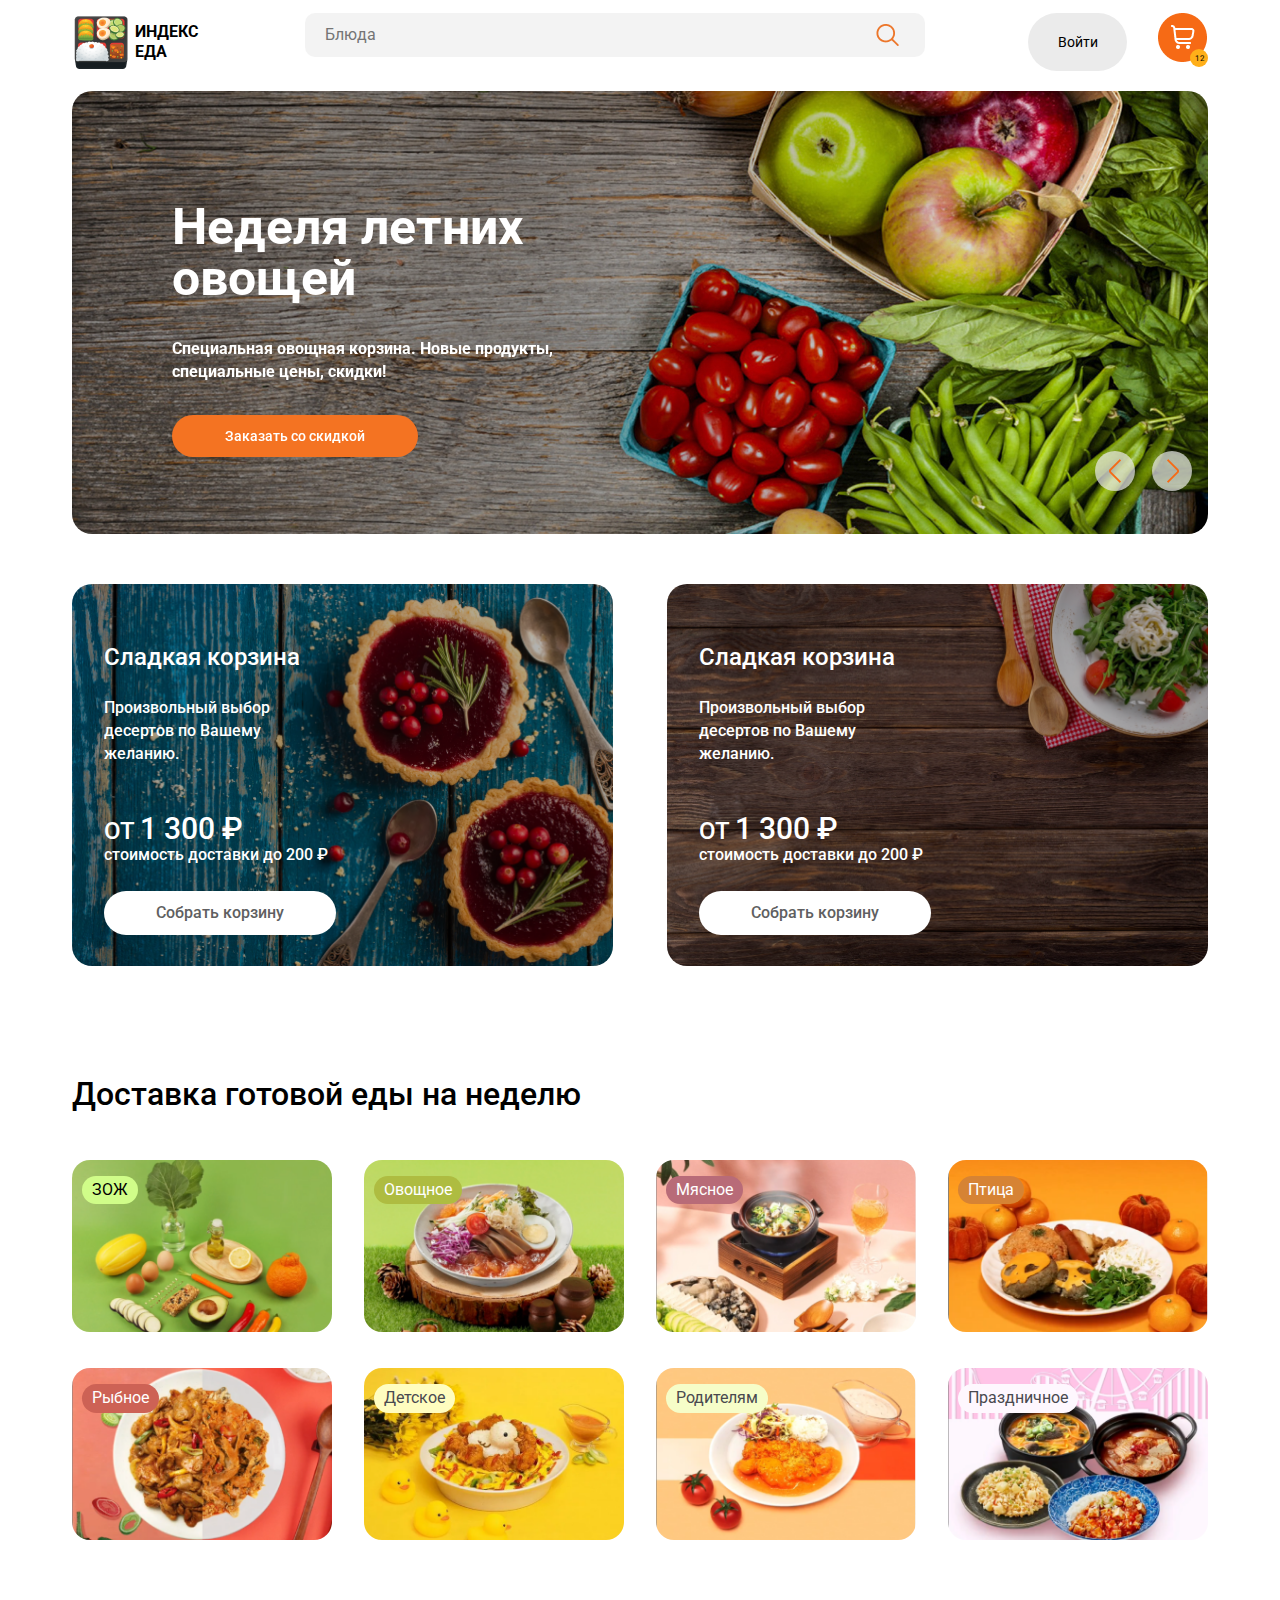
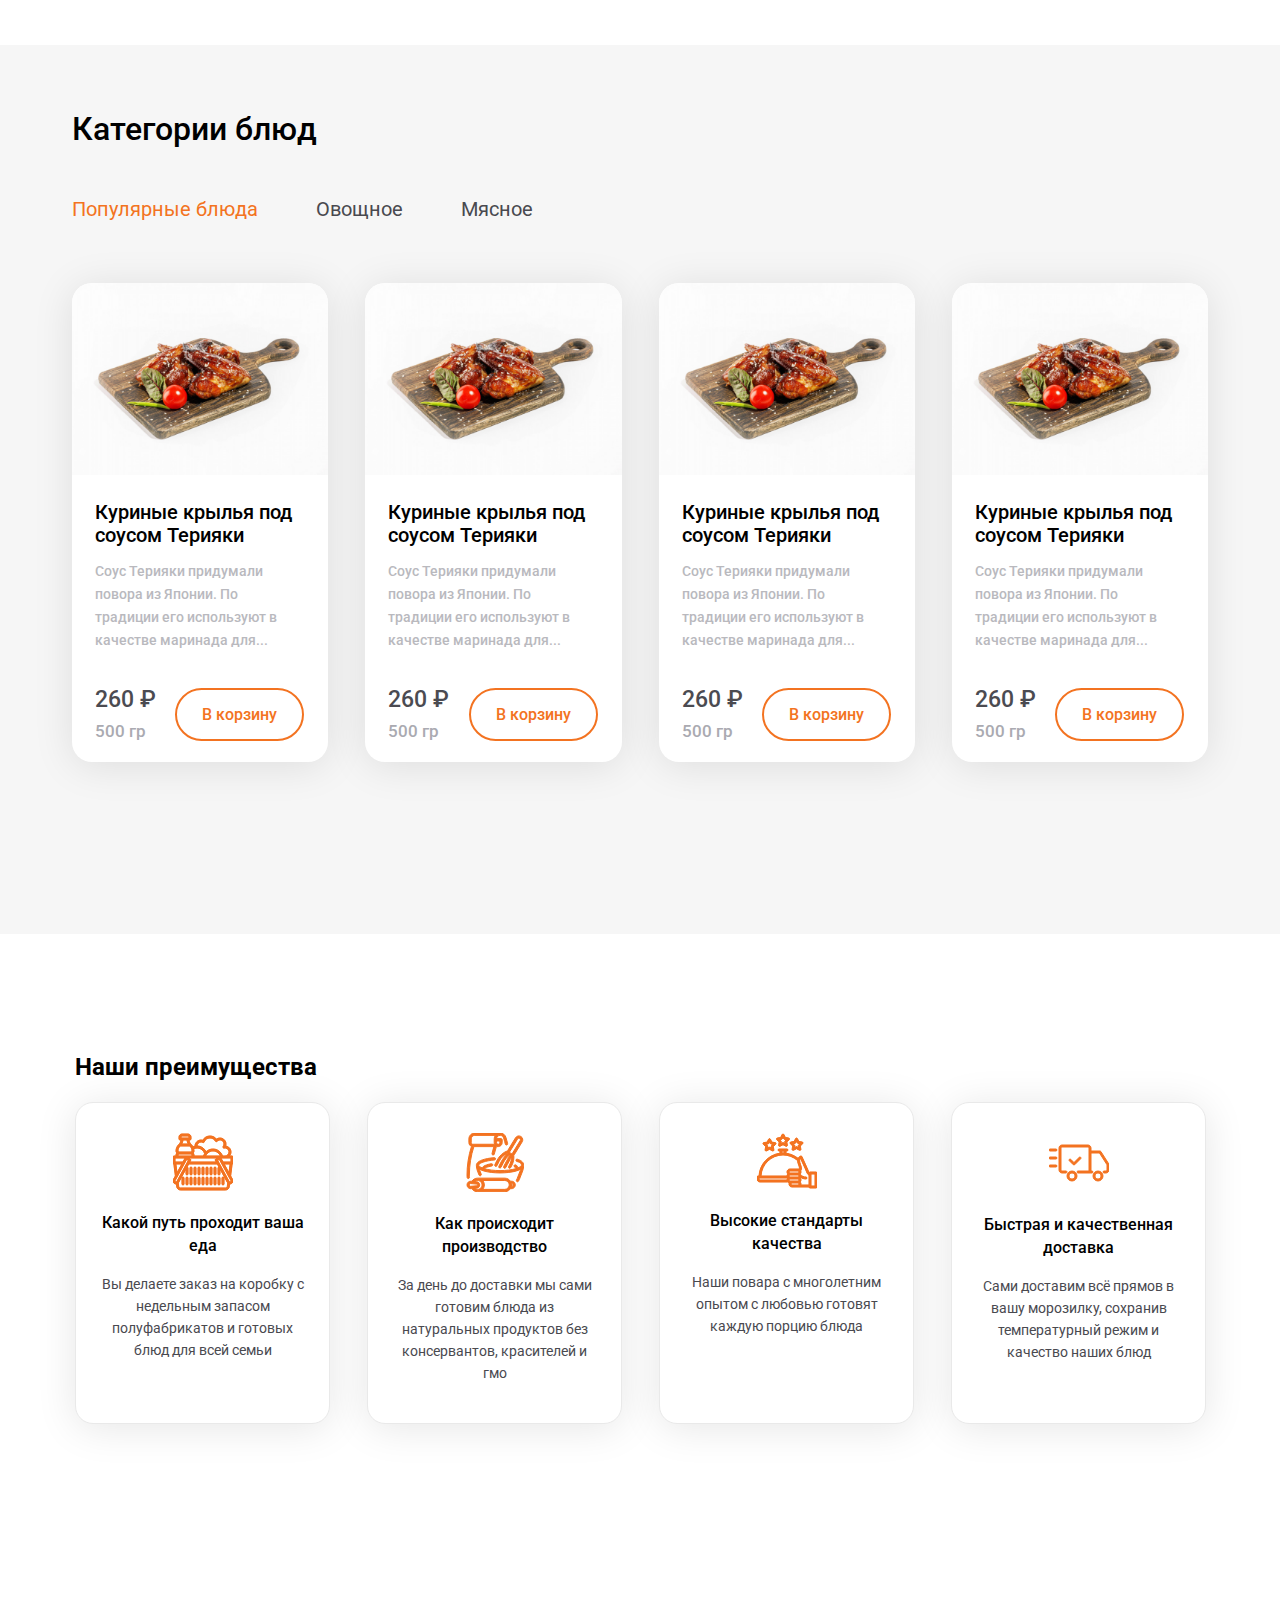
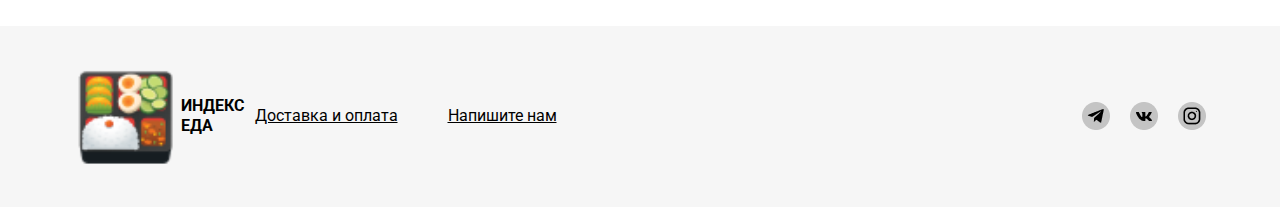
<file: index.html>
<!DOCTYPE html>
<html lang="ru">

<head>
    <meta charset="UTF-8">
    <meta http-equiv="X-UA-Compatible" content="IE=edge">
    <meta name="viewport" content="width=device-width, initial-scale=1.0">
    <title>Index Eda</title>
    <link rel="preconnect" href="https://fonts.googleapis.com">
    <link rel="preconnect" href="https://fonts.gstatic.com" crossorigin>
    <link href="https://fonts.googleapis.com/css2?family=Roboto:wght@400;500;700&display=swap" rel="stylesheet">
    <link rel="stylesheet" href="normalize.css">

    <link rel="stylesheet" href="owl.carousel.min.css">
    <link rel="stylesheet" href="owl.theme.default.min.css">
    <link rel="stylesheet" href="styles.css">
    <link rel="stylesheet" href="mobile.css" media="(max-width: 768px)">

    <script src="jquery.js" defer></script>
    <script src="owl.carousel.min.js" defer></script>
    <script src="jquery-ui.min.js" defer></script>
    <script src="scripts/script.js" defer></script>
    <script src="search.js" defer></script>
</head>

<body>
    <header>
        <div class="logo">
            <img src="images/logo.png" alt="Логотип">
            <span>индекс еда</span>
        </div>

        <div class="search-form">
            <input type="text" placeholder="Блюда" class="search">
            <button type="button" class="search-icon">
                <img src="images/search-icon.png" alt="Кнопка поиска">
            </button>
        </div>

        <div class="user-nav">
            <button type="button" class="enter">Войти</button>
            <button type="button" class="cart-icon">
                <div class="cart-index">12</div>
            </button>
        </div>
        <button type="button" class="search-mobile"></button>
    </header>

    <section class="slider owl-carousel">
        <div class="slider-item slider-bg1">
            <h1>Неделя летних овощей</h1>
            <h2>Специальная овощная корзина. Новые продукты, специальные цены, скидки!</h2>
            <button class="slider-btn">Заказать со скидкой</button>
        </div>

        <div class="slider-item slider-bg2">
            <h1>Неделя осенних
                овощей</h1>
            <h2>Специальная овощная корзина. Новые продукты, специальные цены, скидки!</h2>
            <button class="slider-btn">Заказать со скидкой</button>
        </div>

        <div class="slider-item slider-bg3">
            <h1>Витаминная неделя</h1>
            <h2>Специальная овощная корзина. Новые продукты, специальные цены, скидки!</h2>
            <button class="slider-btn">Заказать со скидкой</button>
        </div>

    </section>

    <section class="bonus">
        <div class="bonus-item bonus-bg1">
            <h3>Сладкая корзина</h3>
            <p>Произвольный выбор десертов по Вашему желанию.</p>
            <p class="price">ОТ <span>1 300 ₽</span></p>
            <p>стоимость доставки до 200 ₽</p>
            <button class="bonus-btn">Собрать корзину</button>
        </div>
        <div class="bonus-item bonus-bg2">
            <h3>Сладкая корзина</h3>
            <p>Произвольный выбор десертов по Вашему желанию.</p>
            <p class="price">ОТ <span>1 300 ₽</span></p>
            <p>стоимость доставки до 200 ₽</p>
            <button class="bonus-btn">Собрать корзину</button>
        </div>
    </section>
    <section class="delivery">
        <h2>Доставка готовой еды на неделю</h2>
        <div class="gallery">
            <figure>
                <img src="images/deliv1.png" alt="ЗОЖ">
                <figcaption class="light-green">ЗОЖ</figcaption>
            </figure>
            <figure>
                <img src="images/deliv2.png" alt="Овощное">
                <figcaption class="dark-green white">Овощное</figcaption>
            </figure>
            <figure>
                <img src="images/deliv3.png" alt="Мясное">
                <figcaption class="dark-pink white">Мясное</figcaption>
            </figure>
            <figure>
                <img src="images/deliv4.png" alt="Птица">
                <figcaption class="orange white">Птица</figcaption>
            </figure>
            <figure>
                <img src="images/deliv5.png" alt="Рыбное">
                <figcaption class="dark-red white">Рыбное</figcaption>
            </figure>
            <figure>
                <img src="images/deliv6.png" alt="Детское">
                <figcaption class="light-yellow dark">Детское</figcaption>
            </figure>
            <figure>
                <img src="images/deliv7.png" alt="Родителям">
                <figcaption class="pale dark">Родителям</figcaption>
            </figure>
            <figure>
                <img src="images/deliv8.png" alt="Праздничное">
                <figcaption class="pink dark">Праздничное</figcaption>
            </figure>
        </div>
    </section>
    <section class="catalog">
        <section class="categories">
            <h2>Категории блюд</h2>
            <div id="tabset">
                <ul>
                    <li><a href="#popular">Популярные блюда</a></li>
                    <li><a href="#veget">Овощное</a></li>
                    <li><a href="#meat">Мясное</a></li>
                </ul>
                <div class="food-examples" id="popular">
                    <div class="food-item">
                        <img src="images/food1.png" alt="Куриные крылья под
                    соусом Терияки">
                        <h3>Куриные крылья под соусом Терияки</h3>
                        <p>Соус Терияки придумали повора из Японии. По традиции его используют в качестве маринада
                            для...</p>
                        <div class="food-info">
                            <div class="food-details">
                                <span class="price">260 ₽</span>
                                <span class="weight">500 гр</span>
                            </div>
                            <button class="food-cart">В корзину</button>
                        </div>
                    </div>
                    <div class="food-item">
                        <img src="images/food1.png" alt="Куриные крылья под
                    соусом Терияки">
                        <h3>Куриные крылья под соусом Терияки</h3>
                        <p>Соус Терияки придумали повора из Японии. По традиции его используют в качестве маринада
                            для...</p>
                        <div class="food-info">
                            <div class="food-details">
                                <span class="price">260 ₽</span>
                                <span class="weight">500 гр</span>
                            </div>
                            <button class="food-cart">В корзину</button>
                        </div>
                    </div>
                    <div class="food-item">
                        <img src="images/food1.png" alt="Куриные крылья под
                    соусом Терияки">
                        <h3>Куриные крылья под соусом Терияки</h3>
                        <p>Соус Терияки придумали повора из Японии. По традиции его используют в качестве маринада
                            для...</p>
                        <div class="food-info">
                            <div class="food-details">
                                <span class="price">260 ₽</span>
                                <span class="weight">500 гр</span>
                            </div>
                            <button class="food-cart">В корзину</button>
                        </div>
                    </div>
                    <div class="food-item">
                        <img src="images/food1.png" alt="Куриные крылья под
                    соусом Терияки">
                        <h3>Куриные крылья под соусом Терияки</h3>
                        <p>Соус Терияки придумали повора из Японии. По традиции его используют в качестве маринада
                            для...</p>
                        <div class="food-info">
                            <div class="food-details">
                                <span class="price">260 ₽</span>
                                <span class="weight">500 гр</span>
                            </div>
                            <button class="food-cart">В корзину</button>
                        </div>
                    </div>
                </div>

                <div class="food-examples" id="veget">
                    <div class="food-item">
                        <img src="images/food1.png" alt="Куриные крылья под
                    соусом Терияки">
                        <h3>Овощи под соусом Терияки</h3>
                        <p>Соус Терияки придумали повора из Японии. По традиции его используют в качестве маринада
                            для...</p>
                        <div class="food-info">
                            <div class="food-details">
                                <span class="price">260 ₽</span>
                                <span class="weight">500 гр</span>
                            </div>
                            <button class="food-cart">В корзину</button>
                        </div>
                    </div>
                    <div class="food-item">
                        <img src="images/food1.png" alt="Куриные крылья под
                    соусом Терияки">
                        <h3>Овощи под соусом Терияки</h3>
                        <p>Соус Терияки придумали повора из Японии. По традиции его используют в качестве маринада
                            для...</p>
                        <div class="food-info">
                            <div class="food-details">
                                <span class="price">260 ₽</span>
                                <span class="weight">500 гр</span>
                            </div>
                            <button class="food-cart">В корзину</button>
                        </div>
                    </div>
                    <div class="food-item">
                        <img src="images/food1.png" alt="Куриные крылья под
                    соусом Терияки">
                        <h3>Овощи под соусом Терияки</h3>
                        <p>Соус Терияки придумали повора из Японии. По традиции его используют в качестве маринада
                            для...</p>
                        <div class="food-info">
                            <div class="food-details">
                                <span class="price">260 ₽</span>
                                <span class="weight">500 гр</span>
                            </div>
                            <button class="food-cart">В корзину</button>
                        </div>
                    </div>
                    <div class="food-item">
                        <img src="images/food1.png" alt="Куриные крылья под
                    соусом Терияки">
                        <h3>Овощи под соусом Терияки</h3>
                        <p>Соус Терияки придумали повора из Японии. По традиции его используют в качестве маринада
                            для...</p>
                        <div class="food-info">
                            <div class="food-details">
                                <span class="price">260 ₽</span>
                                <span class="weight">500 гр</span>
                            </div>
                            <button class="food-cart">В корзину</button>
                        </div>
                    </div>
                </div>

                <div class="food-examples" id="meat">
                    <div class="food-item">
                        <img src="images/food1.png" alt="Куриные крылья под
                    соусом Терияки">
                        <h3>Свинина под соусом Терияки</h3>
                        <p>Соус Терияки придумали повора из Японии. По традиции его используют в качестве маринада
                            для...</p>
                        <div class="food-info">
                            <div class="food-details">
                                <span class="price">260 ₽</span>
                                <span class="weight">500 гр</span>
                            </div>
                            <button class="food-cart">В корзину</button>
                        </div>
                    </div>
                    <div class="food-item">
                        <img src="images/food1.png" alt="Куриные крылья под
                    соусом Терияки">
                        <h3>Свинина под соусом Терияки</h3>
                        <p>Соус Терияки придумали повора из Японии. По традиции его используют в качестве маринада
                            для...</p>
                        <div class="food-info">
                            <div class="food-details">
                                <span class="price">260 ₽</span>
                                <span class="weight">500 гр</span>
                            </div>
                            <button class="food-cart">В корзину</button>
                        </div>
                    </div>
                    <div class="food-item">
                        <img src="images/food1.png" alt="Куриные крылья под
                    соусом Терияки">
                        <h3>Свинина под соусом Терияки</h3>
                        <p>Соус Терияки придумали повора из Японии. По традиции его используют в качестве маринада
                            для...</p>
                        <div class="food-info">
                            <div class="food-details">
                                <span class="price">260 ₽</span>
                                <span class="weight">500 гр</span>
                            </div>
                            <button class="food-cart">В корзину</button>
                        </div>
                    </div>
                    <div class="food-item">
                        <img src="images/food1.png" alt="Куриные крылья под
                    соусом Терияки">
                        <h3>Свинина под соусом Терияки</h3>
                        <p>Соус Терияки придумали повора из Японии. По традиции его используют в качестве маринада
                            для...</p>
                        <div class="food-info">
                            <div class="food-details">
                                <span class="price">260 ₽</span>
                                <span class="weight">500 гр</span>
                            </div>
                            <button class="food-cart">В корзину</button>
                        </div>
                    </div>
                </div>
            </div>
        </section>
    </section>

    <section class="benefits">
        <h2>Наши преимущества</h2>
        <div class="benefits-cards">
            <div class="benefits-item">
                <svg width="60" height="58" xmlns="http://www.w3.org/2000/svg">
                    <use xlink:href="images/icons.svg#card1"></use>
                </svg>
                <h3>Какой путь проходит ваша еда</h3>
                <p>Вы делаете заказ на коробку с недельным запасом
                    полуфабрикатов и готовых блюд для всей семьи</p>
            </div>
            <div class="benefits-item">
                <svg width="58" height="59" xmlns="http://www.w3.org/2000/svg">
                    <use xlink:href="images/icons.svg#card2"></use>
                </svg>
                <h3>Как происходит
                    производство</h3>
                <p>За день до доставки мы сами готовим блюда из натуральных продуктов без консервантов, красителей и гмо
                </p>
            </div>
            <div class="benefits-item">
                <svg width="60" height="56" xmlns="http://www.w3.org/2000/svg">
                    <use xlink:href="images/icons.svg#card3"></use>
                </svg>
                <h3>Высокие стандарты
                    качества</h3>
                <p>Наши повара с многолетним опытом с любовью готовят каждую порцию блюда</p>
            </div>
            <div class="benefits-item">
                <svg width="60" height="60" xmlns="http://www.w3.org/2000/svg">
                    <use xlink:href="images/icons.svg#card4"></use>
                </svg>
                <h3>Быстрая и качественная
                    доставка</h3>
                <p>Сами доставим всё прямов
                    в вашу морозилку, сохранив
                    температурный режим
                    и качество наших блюд</p>
            </div>
        </div>
    </section>
    <footer>
        <div class="footer-content">
            <div class="footer-info">
                <div class="logo">
                    <img src="images/logo.png" alt="Логотип">
                    <span>индекс еда</span>
                </div>

                <ul>
                    <li><a href="#">Доставка и оплата</a></li>
                    <li><a href="#">Напишите нам</a></li>
                </ul>
            </div>

            <div class="social">
                <img src="images/telegram.png" alt="Телеграм">
                <img src="images/vk.png" alt="ВКонтакте">
                <img src="images/instagram.png" alt="Инстаграм">
            </div>
        </div>
    </footer>
</body>

</html>
</file>
<file: styles.css>
* {
    box-sizing: border-box;
}
body {
    font-family: Roboto, Arial, sans-serif;
    color: #000;
}
button {
    border: none;
    cursor: pointer;
}
a {
    text-decoration: none;
}
header {
    max-width: 1196px;
    margin: 0 auto;
    display: flex;
    justify-content: space-between;
    padding: 13px 30px 20px;
}
.logo {
    width: 130px;
    font-weight: 700;
    font-size: 16px;
    line-height: 20px;
    text-transform: uppercase;
    display: flex;
    gap: 5px;
}
.logo span {
    align-self: center;
}
.search {
    background: rgba(238, 238, 238, 0.71);
    border-radius: 10px;
    width: 100%;
    padding: 13px 60px 13px 20px;
    border: none;
}
.search-icon {
    background: transparent;
    border: none;
    position: absolute;
    top: 10px;
    right: 20px;
}
.search-form {
    position: relative;
    width: 620px;
}
.search-mobile {
    display: none;
}
.enter {
    background: #EBEBEB;
    border-radius: 50px;
    width: 99px;
    font-size: 14px;
    padding: 16px 29px;
    border: none;
}
.cart-icon {
    width: 50px;
    height: 54px;
    background: url(images/cart.png) no-repeat;
    position: relative;
}
.cart-index {
    font-size: 8px;
    background: #FFAF19;
    width: 18px;
    height: 18px;
    border-radius: 50%;
    position: absolute;
    right: 0;
    bottom: 0;
    padding: 5px;
}
.user-nav {
    display: flex;
    gap: 31px;
}
.slider {
    max-width: 1196px;
    margin: 0 auto;
    padding: 0 30px;
}
.slider-item h1 {
    font-size: 50px;
    line-height: 51px;
    color: #FFFFFF;
    width: 390px;
}
.slider-item h2 {
    font-size: 16px;
    line-height: 23px;
    color: #FFFFFF;
    width: 390px;
    margin-bottom: 32px;
}
.slider-bg1 {
    background-image: linear-gradient(90deg, rgba(0, 0, 0, 0.43) 40.45%, rgba(0, 0, 0, 0) 100%), url(images/slider-bg1.png);
}
.slider-bg2 {
    background-image: linear-gradient(90deg, rgba(0, 0, 0, 0.43) 40.45%, rgba(0, 0, 0, 0) 100%), url(images/slider-bg2.png);
}
.slider-bg3 {
    background-image: linear-gradient(90deg, rgba(0, 0, 0, 0.43) 40.45%, rgba(0, 0, 0, 0) 100%), url(images/slider-bg3.png);
}
.slider-item {
    background-repeat: no-repeat;
    background-size: cover;
    border-radius: 20px;
    padding: 77px 100px;
}
.slider-btn {
    width: 246px;
    background: #F47322;
    border-radius: 25px;
    font-weight: 500;
    font-size: 14px;
    color: #FFFFFF;
    padding: 13px 53px;
}
.bonus {
    max-width: 1196px;
    margin: 50px auto;
    padding: 0 30px;
    display: flex;
    gap: 54px;
}
.bonus-item {
    flex-basis: 50%;
    padding: 36px 32px 31px;
    border-radius: 20px;
    background-repeat: no-repeat;
    background-size: cover;
}
.bonus-bg1 {
    background-image: url(images/bonus-bg1.png);
}
.bonus-bg2 {
    background-image: url(images/bonus-bg2.png);
}
.bonus h3 {
    font-weight: 500;
    font-size: 24px;
    color: #fff;
}
.bonus p {
    font-weight: 500;
    font-size: 16px;
    line-height: 23px;
    color: #FFF;
    width: 225px;
    margin-bottom: 0;
    margin-top: 0;
}
.bonus .price {
    font-weight: 500;
    font-size: 24px;
    color: #FFF;
    margin-top: 52px;
    margin-bottom: 0;
}
.bonus .price span {
    font-size: 30px;
}
.bonus-btn {
    background: #FFFFFF;
    border-radius: 50px;
    font-weight: 500;
    font-size: 16px;
    color: #5F5F61;
    padding: 13px 52px;
    margin-top: 25px;
}
.owl-carousel .owl-nav button.owl-prev {
    background: url(images/arrow_left.png) no-repeat 50% 50% rgba(235, 235, 235, 0.7);
    width: 40px;
    height: 40px;
    border-radius: 50%;
}
.owl-carousel .owl-nav button.owl-next {
    background: url(images/arrow_right.png) no-repeat 50% 50% rgba(235, 235, 235, 0.7);
    width: 40px;
    height: 40px;
    border-radius: 50%;
    margin-left: 17px;
}
.owl-nav span {
    display: none;
}
.owl-nav {
    position: absolute;
    right: 46px;
    bottom: 39px;
}
.delivery {
    max-width: 1196px;
    margin: 110px auto 0;
    padding: 0 30px;
}
.delivery h2 {
    font-weight: 500;
    font-size: 32px;
    margin-bottom: 47px;
}
.gallery {
    display: flex;
    flex-wrap: wrap;
    gap: 32px;
}
.gallery figure {
    border-radius: 18px;
    position: relative;
    margin: 0;
    flex-basis: calc((100% - 32px*3) / 4);
}
.gallery img {
    border-radius: 18px;
    max-width: 100%;
}
.gallery figcaption {
    position: absolute;
    top: 16px;
    left: 10px;
    border-radius: 30px;
    padding: 5px 10px;
}
.light-green {
    background: #D0FD89;
}
.dark-green {
    background: #AEBC41;
}
.dark-pink {
    background: #B86B78;
}
.dark-red {
    background: #CD6255;
}
.orange {
    background: #D68334;
}
.light-yellow {
    background: #FFFDBF;
}
.pale {
    background: #F6FDC8;
}
.pink {
    background: #FEF7FE;
}
.white {
    color: #fff;
}
.dark {
    color: #49494F;
}
.catalog {
    width: 100%;
    background: #F6F6F6;
    margin-top: 100px;
    padding-top: 40px;
    padding-bottom: 172px;
}
.categories {
    max-width: 1196px;
    margin: 0 auto;
    padding: 0 30px;
}
.categories h2 {
    font-weight: 500;
    font-size: 32px;
}
.categories ul {
    list-style: none;
    margin: 50px 0 62px;
    padding: 0;
    display: flex;
    gap: 58px;
}
.categories a {
    font-size: 20px;
    color: #49494F;
}
.ui-tabs-active .ui-tabs-anchor {
    color: #F37321;
}
.food-item {
    background: #FFFFFF;
    box-shadow: 0px 4px 40px rgba(0, 0, 0, 0.1);
    border-radius: 20px;
    flex-basis: calc((100% - 37px*3) / 4); /*270px;*/
}
.food-item img {
    border-radius: 20px 20px 0 0;
    max-width: 100%;
}
.food-item h3 {
    font-weight: 500;
    font-size: 20px;
    line-height: 23px;
    margin: 21px 23px 13px;
}
.food-item p {
    font-weight: 500;
    font-size: 14px;
    line-height: 23px;
    color: #B9B9BE;
    margin: 13px 27px 36px 23px;
}
.food-item .price {
    font-weight: 500;
    font-size: 23px;
    line-height: 23px;
    color: #4B4B51;
}
.food-item .weight {
    font-weight: 500;
    font-size: 17px;
    line-height: 20px;
    color: #AAAAB1;
}
.food-cart {
    border: 2px solid #F37321;
    border-radius: 33px;
    font-weight: 500;
    font-size: 16px;
    color: #F37321;
    padding: 16px 25px 15px;
    background: #fff;
}
.food-info {
    margin: 36px 24px 0 23px;
    display: flex;
    justify-content: space-between;
    padding-bottom: 21px;
}
.food-details {
    display: flex;
    flex-direction: column;
    justify-content: space-between;
}
.food-examples {
    display: flex;
    flex-wrap: wrap;
    gap: 37px;
}
.benefits {
    max-width: 1191px;
    margin: 0 auto;
    padding: 100px 30px 202px;
}
.benefits-item svg {
    fill: #F37321;
    stroke: #F37321;
}
.benefits-item:hover svg {
    fill: #fff;
    stroke: #fff;
    stroke-width: 1;
}
.benefits-item {
    background: #FFFFFF;
    border: 1px solid #E9E9E9;
    box-shadow: 0px 4px 40px rgba(0, 0, 0, 0.1);
    border-radius: 18px;
    padding: 30px 23px 25px 24px;
    text-align: center;
    flex-basis: calc((100% - 37px*3) / 4);
}
.benefits-item:hover {
    background: #F37321;
    border: 1px solid #F37321;
    box-shadow: 0px 4px 40px rgba(0, 0, 0, 0.1);
    color: #fff;
}
.benefits-item h3 {
    font-weight: 500;
    font-size: 16px;
    line-height: 23px;
}
.benefits-item p {
    font-size: 14px;
    line-height: 22px;
    color: #49494F;
}
.benefits-item:hover p {
    color: #fff;
}
.benefits-cards {
    display: flex;
    flex-wrap: wrap;
    justify-content: center;
    gap: 37px;
}
footer {    
    background: #F6F6F6;
    padding-top: 40px;
    padding-bottom: 40px;
}
.footer-content {
    max-width: 1191px;
    margin: 0 auto;
    display: flex;
    justify-content: space-between;
    padding: 0 30px;
}
.footer-info {
     display: flex;
     gap: 50px;
}
footer ul {
    list-style: none;
    margin: 0;
    padding: 0;
    display: flex;
    gap: 50px;
    align-self: center;
}
footer a {
    color: #000000;
    text-decoration: underline;
}
.social {
    display: flex;
    align-items: center;
    gap: 20px;
}
.footer-info img {
    width: 101px;
    height: 101px;
}
</file>
<file: mobile.css>
header {
    max-width: 768px;
    padding: 9px 21px 39px 22px;
}

header .logo span {
    display: none;
}

.search-form {
    display: none;
    position: absolute;
    top: 70px;
    left: 22px;
    z-index: 50;
    width: calc(100% - 44px);
    margin-right: 22px;
}

.search {
    background: #eee;
}

.search-mobile {
    width: 37px;
    height: 37px;
    background: url(images/search-icon.png) no-repeat center;
    display: block;
}

.search-close {
    background: url(images/close.svg) no-repeat center;
}

.cart-icon {
    position: absolute;
    right: 18px;
    top: 115px;
    z-index: 40;
}

.slider {
    padding-right: 0;
    padding-left: 0;
    max-width: 100%;
    padding-bottom: 50px;
}

.slider-item {
    border-radius: 0;
    padding: 40px 20px;
}

.slider-item h1 {
    font-size: 35px;
    width: 90%;
    margin: 0 auto;
    height: 130px;

}

.slider-item h2 {
    width: 90%;
    margin: 0 auto;
    margin-bottom: 32px;
}

.slider-btn {
    width: 260px;
    margin: 0 auto;
    display: block;
}

.owl-carousel .owl-nav button.owl-prev {
    margin-left: 16px;
}

.owl-carousel .owl-nav button.owl-next {
    margin-right: 16px;


    margin-left: 17px;
}
.owl-nav {
    right:auto;
    bottom: 55px;
    display: flex;
    justify-content: space-between;
    width: 100%;
}
.bonus {
    display: block;
    max-width: 768px;
    padding-left: 20px;
    padding-right: 20px;
}
.bonus-item {
    margin-bottom: 33px;
}
.gallery figure {
    flex-basis: 270px;
}
.food-item {
    flex-basis: 270px;
}
.food-item img {
    max-width: 50%;
    margin-left: 25%;
}
.categories {
    max-width: 768px;
    padding: 0 20px;
}
.categories ul {
    flex-wrap: wrap;
    gap: 16px;
}
.benefits {
    max-width: 768px;
    padding-left: 20px;
    padding-right: 20px;
}
.benefits-item {
    flex-basis: 270px;
}
.footer-content {
    max-width: 768px;
    padding: 0 20px;
    flex-direction: column;
    gap: 29px;
}
.footer-info {
    flex-direction: column;
    gap: 21px;
}
footer ul {
    flex-direction: column;
    gap: 14px;
    align-items: flex-start;
    align-self: flex-start;
}
</file>
